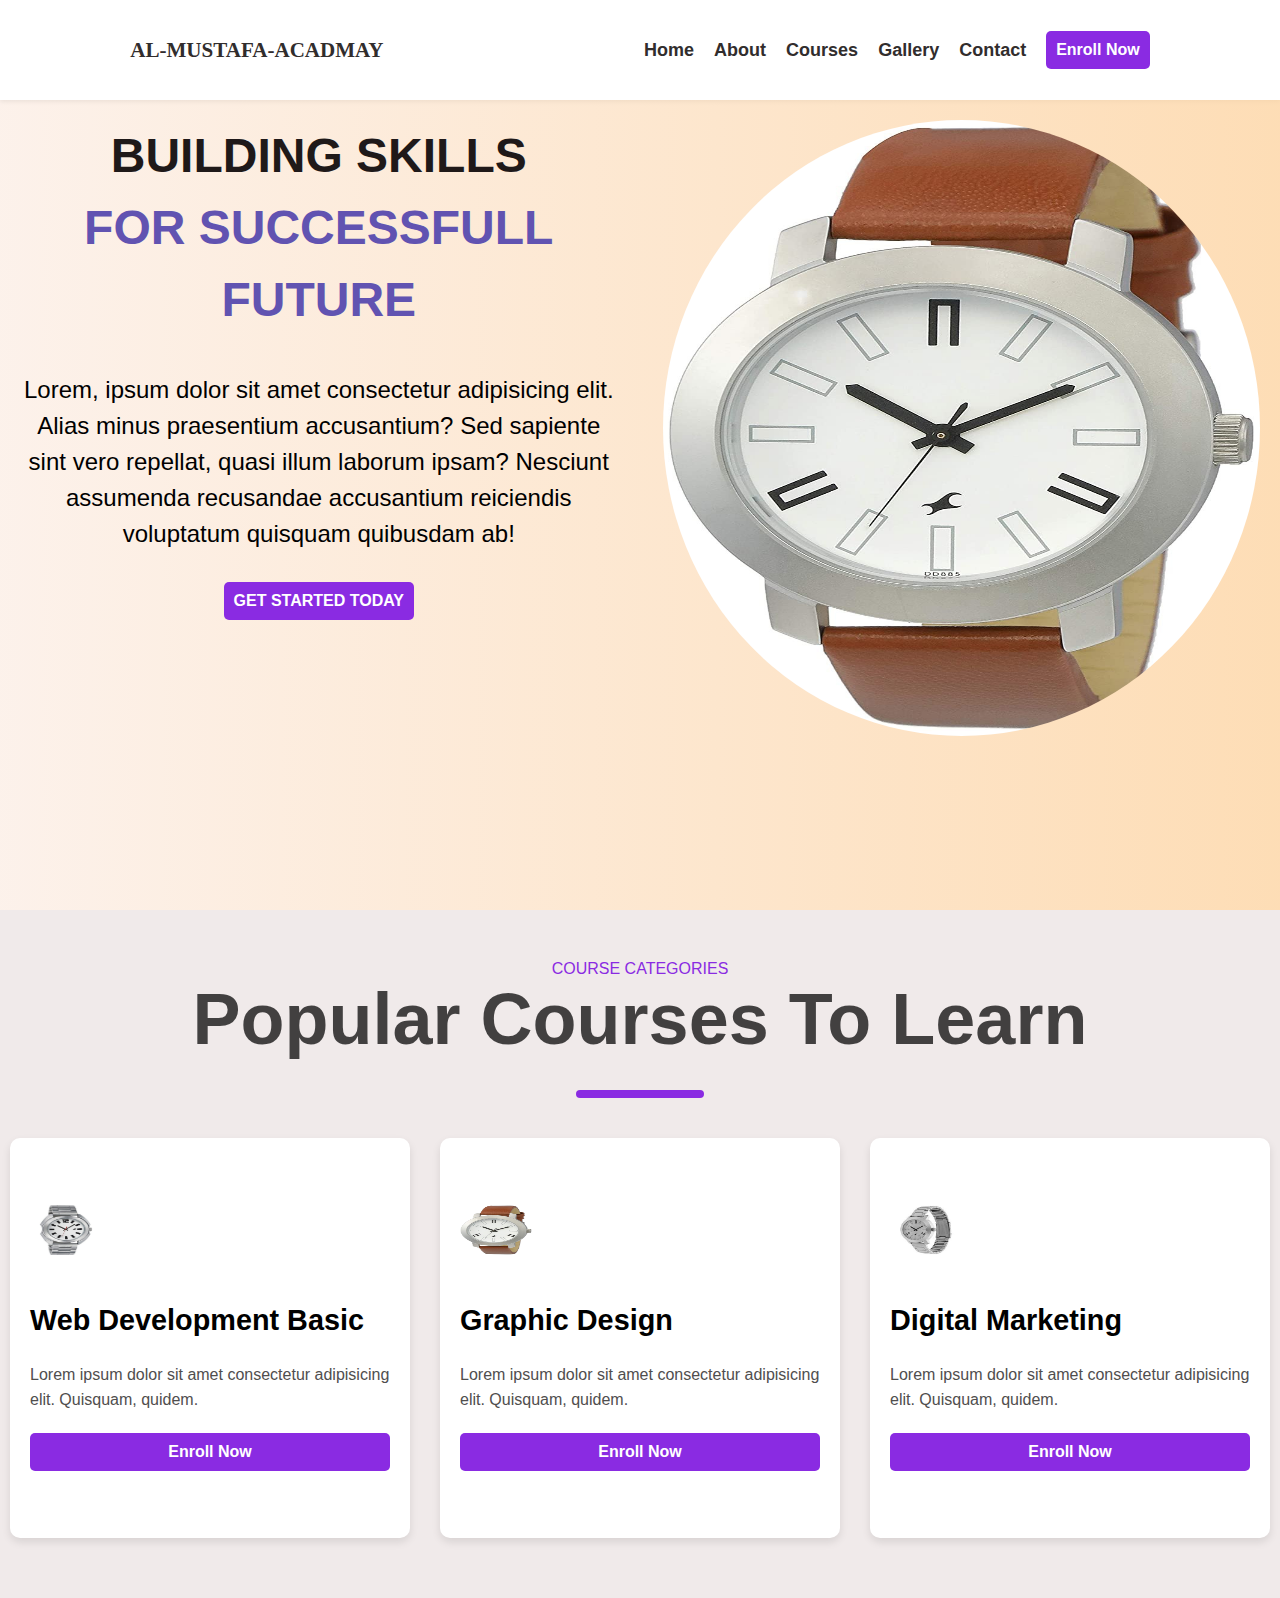
<file: assignment-01/index.html>
<!DOCTYPE html>
<html lang="en">
<head>
    <meta charset="UTF-8">
    <meta name="viewport" content="width=device-width, initial-scale=1.0">
    <link rel="stylesheet" href="style.css">
    <title>Document</title>
    
</head>
<body>
    <!-- Navbar  -->

    <div class="Navbar">
        <div><h3>AL-MUSTAFA-ACADMAY</h3></div>
        <div class="sub-nav">
            <P>Home</P>
            <P>About</P>
            <P>Courses</P>
            <P>Gallery</P>
            <P>Contact</P>
            <button>Enroll Now</button>

        </div>
    </div>

    <!-- Landing Page -->

    <div class="landing">
        <div class="left">
            <h1 id="l1">BUILDING SKILLS</h1>
            <h1 id="l2">FOR SUCCESSFULL FUTURE</h1>
            <br>
            <p>Lorem, ipsum dolor sit amet consectetur adipisicing elit. Alias minus praesentium accusantium? Sed sapiente sint vero repellat, quasi illum laborum ipsam? Nesciunt assumenda recusandae accusantium reiciendis voluptatum quisquam quibusdam ab!</p>
            <button>GET STARTED TODAY</button>
        </div>
        <div class="right">
            <img src="images/image6.jpeg" alt="">
        </div>
    </div>

    <!-- Course Section -->
     <div class="course">
        <p>COURSE CATEGORIES</p>
        <h3>Popular Courses To Learn</h3>
        <div class="empty"></div>
        <div class="cards">
            <div class="card">
                <img width="50px" src="images/image4.jpeg" alt="">
                <h4>Web Development Basic </h4>
                <p>Lorem ipsum dolor sit amet consectetur adipisicing elit. Quisquam, quidem.</p>
                <button>Enroll Now</button>
            </div>
            <div class="card">
                <img width="50px" src="images/image6.jpeg" alt="">
                <h4>Graphic Design</h4>
                <p>Lorem ipsum dolor sit amet consectetur adipisicing elit. Quisquam, quidem.</p>
                <button>Enroll Now</button>
            </div>
            <div class="card">
                <img width="50px" src="images/image7.jpeg" alt="">
                <h4>Digital Marketing</h4>
                <p>Lorem ipsum dolor sit amet consectetur adipisicing elit. Quisquam, quidem.</p>
                <button>Enroll Now</button>
            </div>
        </div>

     </div>
    
</body>
</html>
</file>
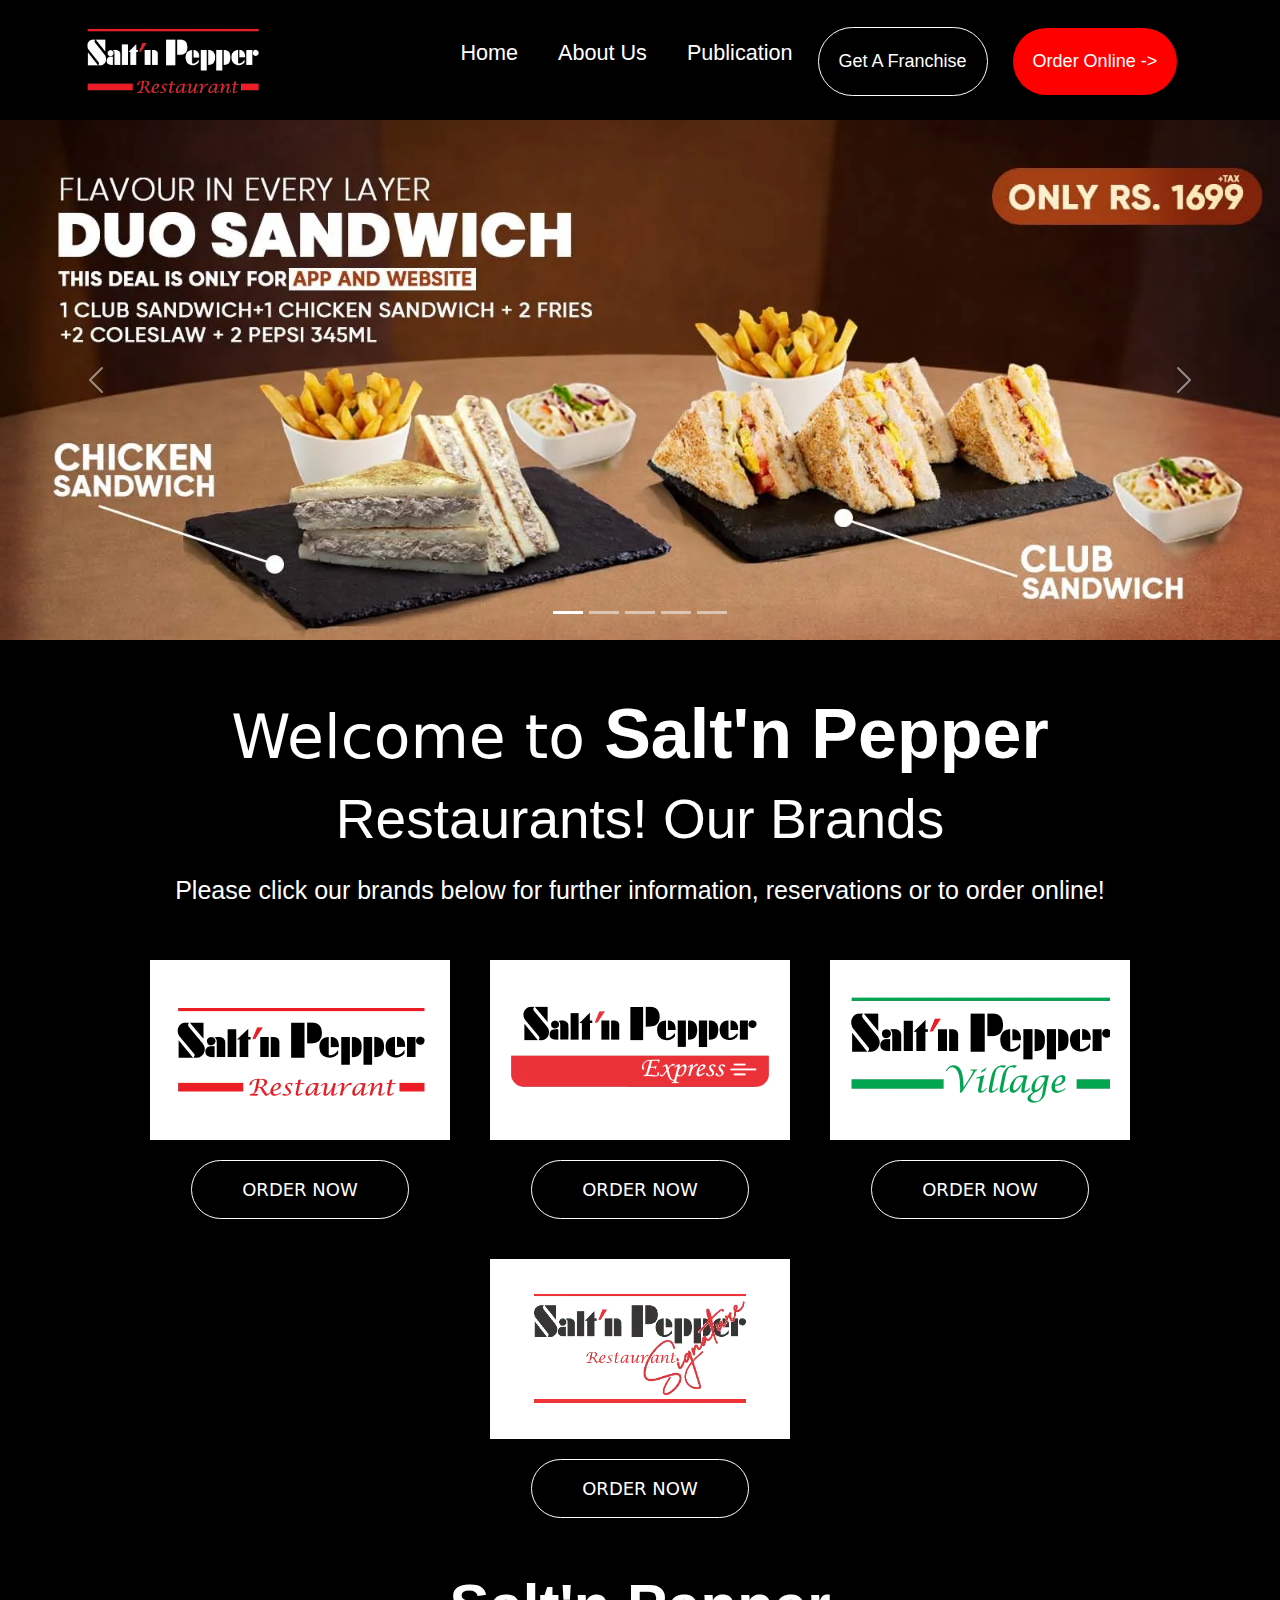
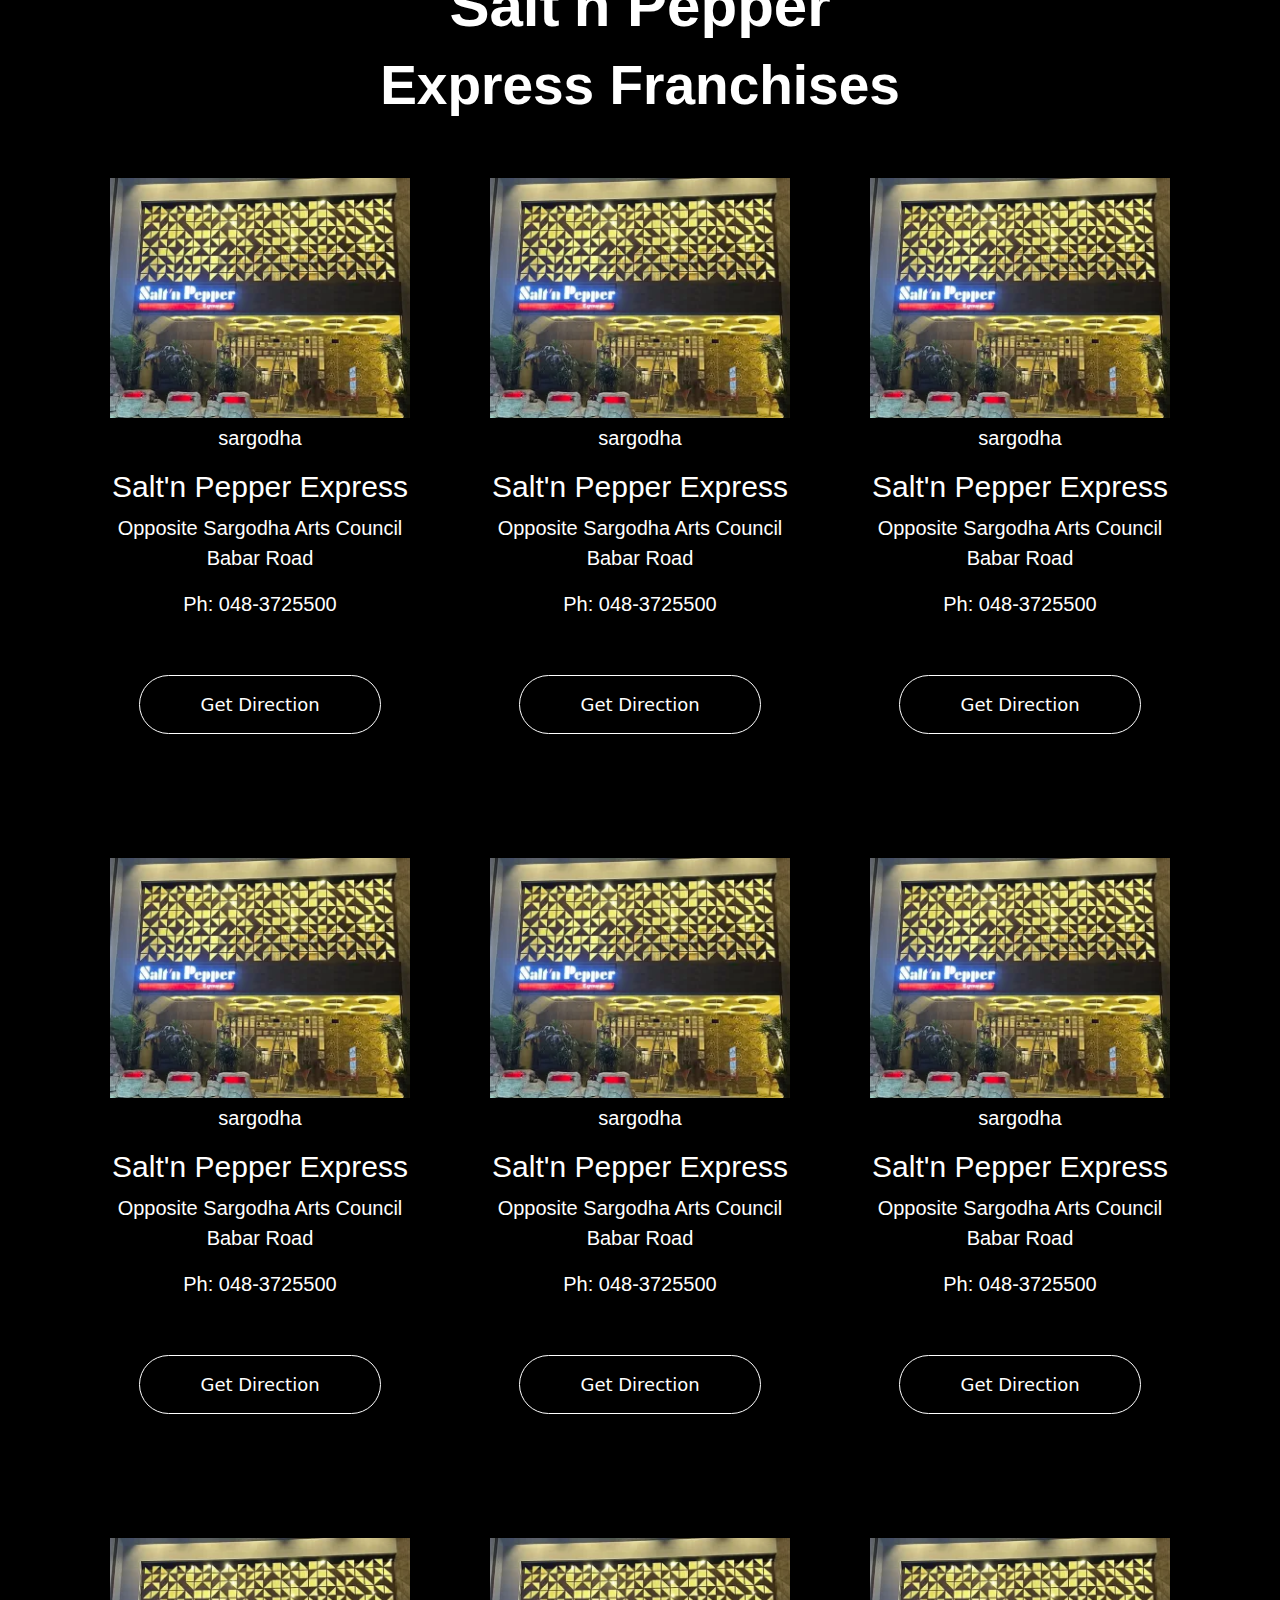
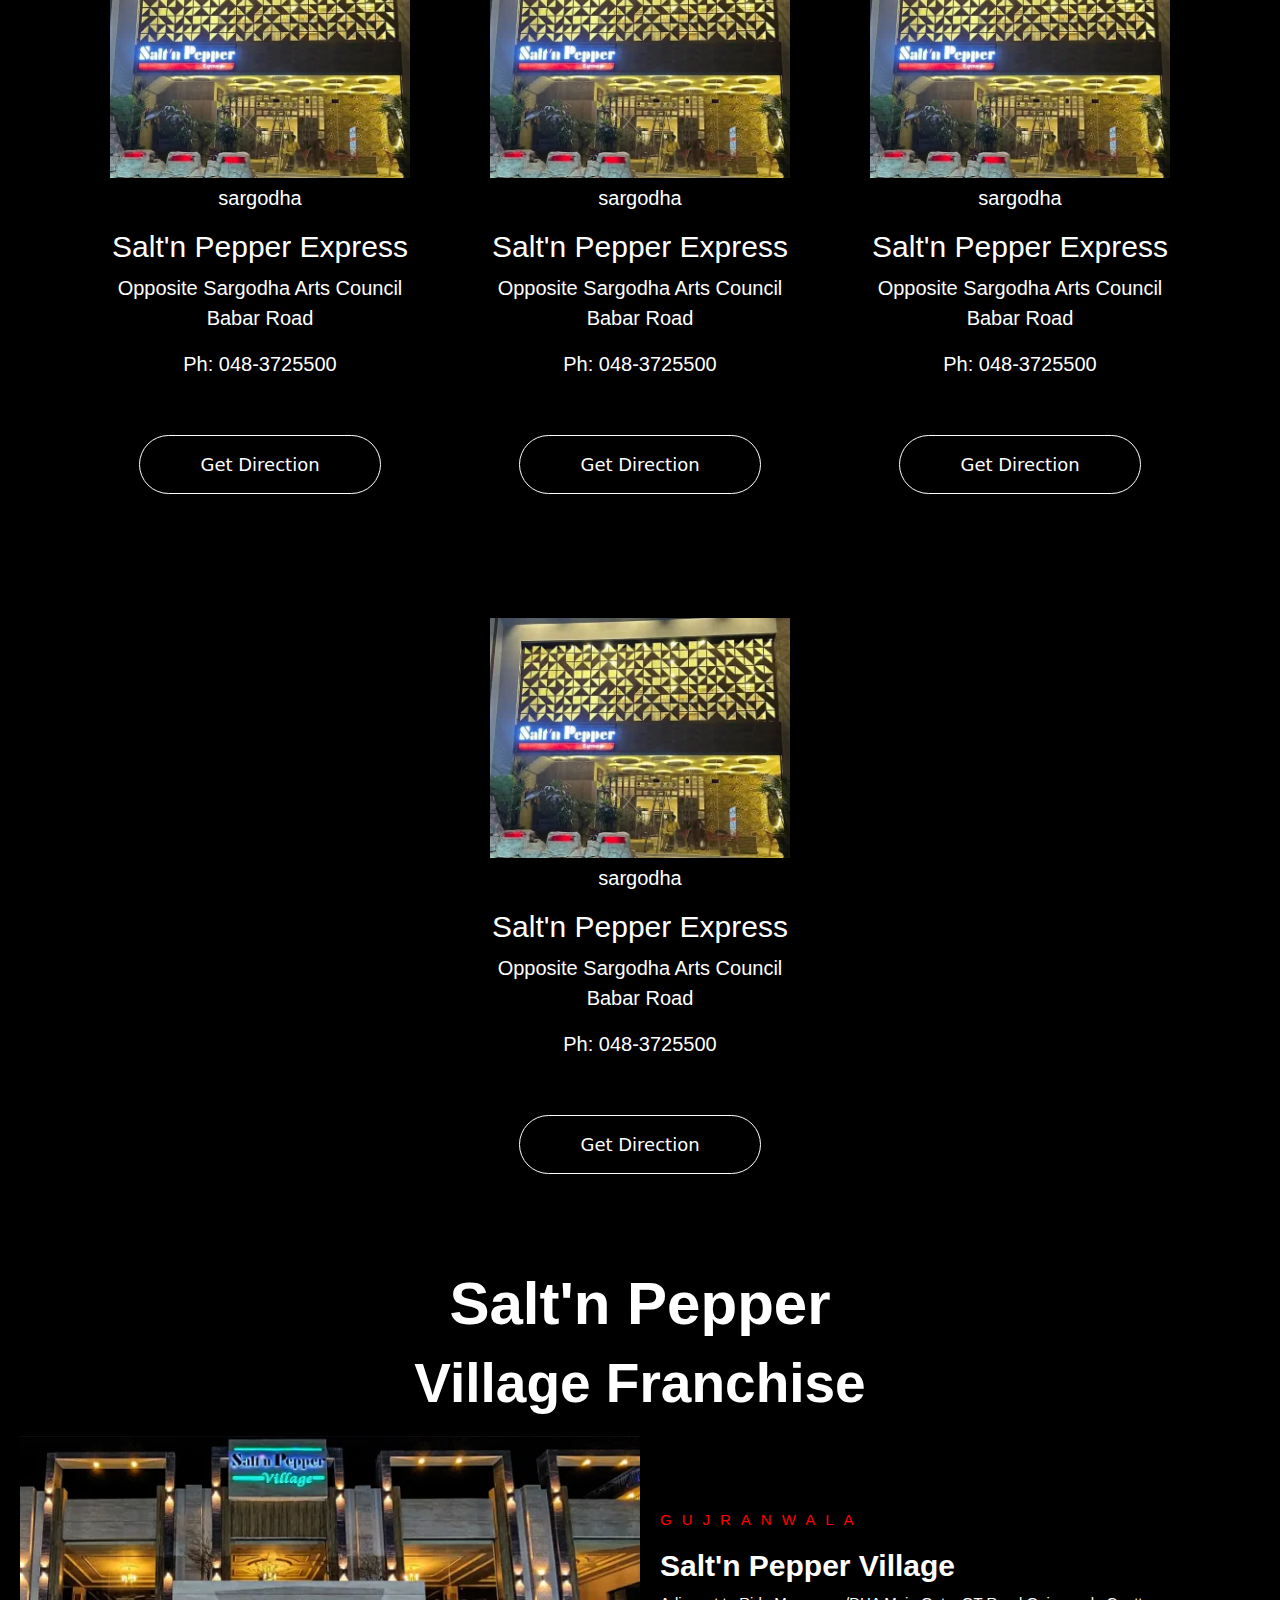
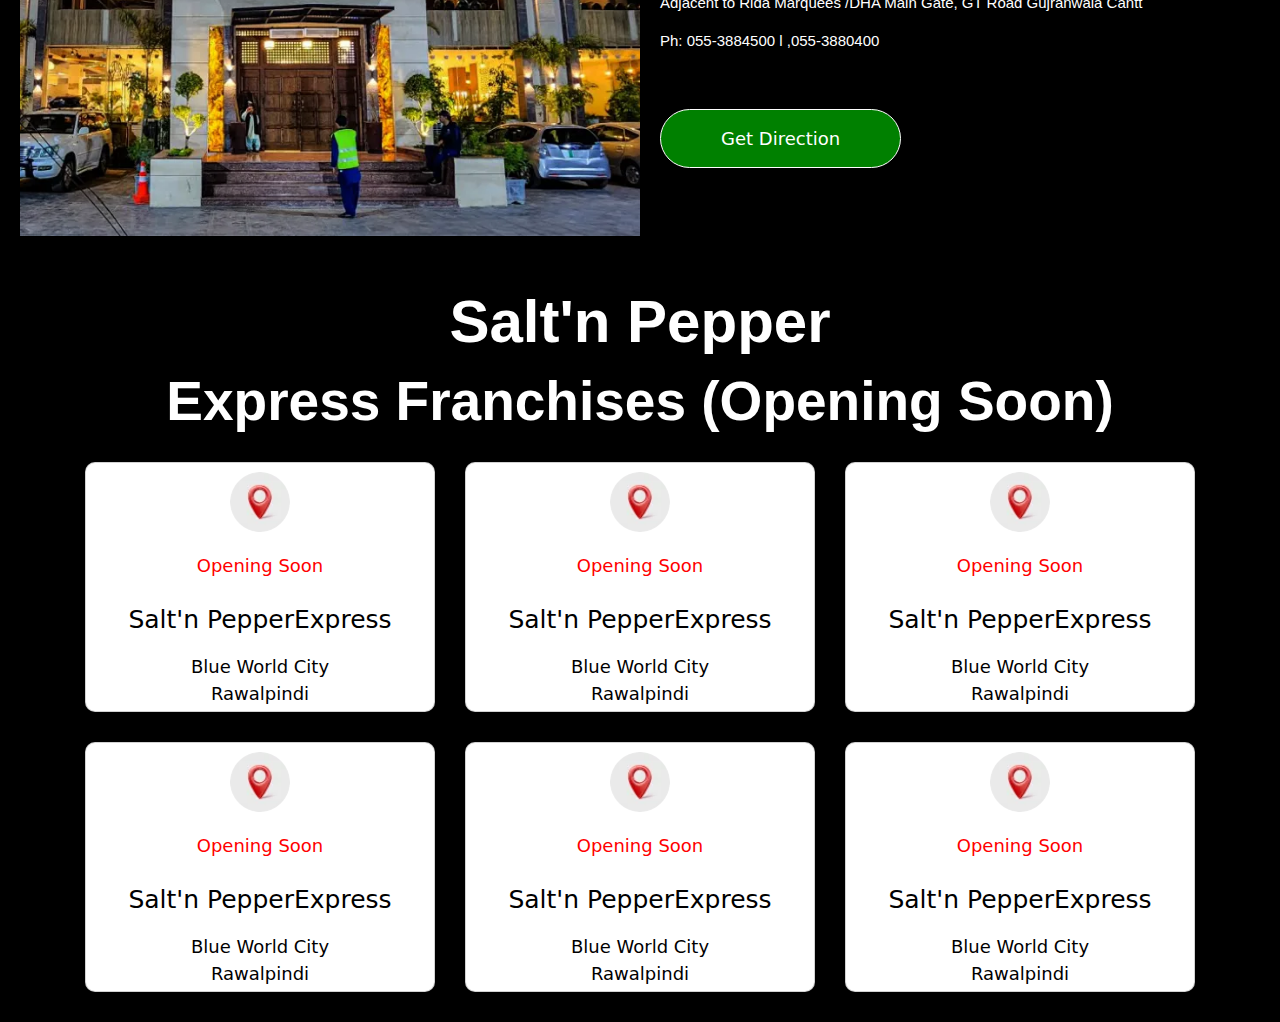
<file: assignment-class-project/index.html>
<!DOCTYPE html>
<html lang="en">
<head>
    <meta charset="UTF-8">
    <meta name="viewport" content="width=device-width, initial-scale=1.0">
<link rel="stylesheet" href="https://cdn.jsdelivr.net/npm/bootstrap@5.3.8/dist/css/bootstrap.min.css">
    <link rel="stylesheet" href="style.css">
    <title>Document</title>
</head>
<body>
    <!-- NAvbar  -->
     <Nav class="nav">
        <div class="logo">
            <img src="./images/nav.webp" alt="">
        </div>
        <div class="sub-nav">
            <ul class="sub-nav1">
                <li><a href="#">Home</a></li>
                <li><a href="#">About Us</a></li>
                <li><a href="#">Publication</a></li>
            </ul>
            <button id="btn1">Get A Franchise </button>
            <button id="btn2">Order Online -> </button>
        </div>
     </Nav>
        <!-- NAvbar End -->

        <!-- Caurosal  -->
         
        <div id="carouselExampleIndicators" class="carousel slide">
  <div class="carousel-indicators">
    <button type="button" data-bs-target="#carouselExampleIndicators" data-bs-slide-to="0" class="active" aria-current="true" aria-label="Slide 1"></button>
    <button type="button" data-bs-target="#carouselExampleIndicators" data-bs-slide-to="1" aria-label="Slide 2"></button>
    <button type="button" data-bs-target="#carouselExampleIndicators" data-bs-slide-to="2" aria-label="Slide 3"></button>
     <button type="button" data-bs-target="#carouselExampleIndicators" data-bs-slide-to="3" aria-label="Slide 4"></button>
     <button type="button" data-bs-target="#carouselExampleIndicators" data-bs-slide-to="4" aria-label="Slide 4"></button>

  </div>
  <div class="carousel-inner">
    <div class="carousel-item active">
      <img src="./images/cauro1.jpg" class="d-block w-100" alt="...">
    </div>
    <div class="carousel-item">
      <img src="./images/cauro2.jpg" class="d-block w-100" alt="...">
    </div>
    <div class="carousel-item">
      <img src="./images/cauro3.jpg" class="d-block w-100" alt="...">
    </div>
    <div class="carousel-item">
      <img src="./images/cauro4.jpg" class="d-block w-100" alt="...">
    </div>
    <div class="carousel-item">
      <img src="./images/cauro5.jpg" class="d-block w-100" alt="...">
    </div>
    
  </div>
  <button class="carousel-control-prev" type="button" data-bs-target="#carouselExampleIndicators" data-bs-slide="prev">
    <span class="carousel-control-prev-icon" aria-hidden="true"></span>
    <span class="visually-hidden">Previous</span>
  </button>
  <button class="carousel-control-next" type="button" data-bs-target="#carouselExampleIndicators" data-bs-slide="next">
    <span class="carousel-control-next-icon" aria-hidden="true"></span>
    <span class="visually-hidden">Next</span>
  </button>
</div>

        <!-- Caurosal End  -->



<!--  Welcome Side  -->
  <div class="welcome">
        <h1>Welcome to <span class="h11">Salt'n Pepper</span></h1>
        <h2>Restaurants! Our Brands</h2>
        <p>Please click our brands below for further information, reservations or to order online!</p>
    <div class="w-cards">

        <div class="w-card">
            <div class="logo1 "><img src="./images/w1.jpg" alt=""></div>
            <button>ORDER NOW</button>  
        </div>
        <div class="w-card">
            <div class="logo1 "><img src="./images/w2.jpg" alt=""></div>
            <button>ORDER NOW</button>  
        </div>
        <div class="w-card">
            <div class="logo1 "><img src="./images/w3.jpg" alt=""></div>
            <button>ORDER NOW</button>  
        </div>
        <div class="w-card">
            <div class="logo1 "><img src="./images/w4.jpg" alt=""></div>
            <button>ORDER NOW</button>  
        </div>
    </div>
    </div>
  </div>
  <!-- welcome End  -->
   <!-- Franchises Start  -->

   <div class="franchises">
    <h1>Salt'n Pepper</h1>
    <h2>Express Franchises</h2>
    <div class="fran-cards">
      <div class="sub-fran">
      <div class="fran-logo"><img src="./images/f1.webp" alt=""></div>
      <p>sargodha</p>
      <h3><span>Salt'n </span>Pepper Express</h3>
      <p> Opposite Sargodha Arts Council Babar Road</p>
      <p>Ph: 048-3725500</p>
      <button>Get Direction </button>
    </div>
    <div class="sub-fran">
      <div class="fran-logo"><img src="./images/f1.webp" alt=""></div>
      <p>sargodha</p>
      <h3><span>Salt'n </span>Pepper Express</h3>
      <p> Opposite Sargodha Arts Council Babar Road</p>
      <p>Ph: 048-3725500</p>
      <button>Get Direction </button>
    </div>
    <div class="sub-fran">
      <div class="fran-logo"><img src="./images/f1.webp" alt=""></div>
      <p>sargodha</p>
      <h3><span>Salt'n </span>Pepper Express</h3>
      <p> Opposite Sargodha Arts Council Babar Road</p>
      <p>Ph: 048-3725500</p>
      <button>Get Direction </button>
    </div>
    <div class="sub-fran">
      <div class="fran-logo"><img src="./images/f1.webp" alt=""></div>
      <p>sargodha</p>
      <h3><span>Salt'n </span>Pepper Express</h3>
      <p> Opposite Sargodha Arts Council Babar Road</p>
      <p>Ph: 048-3725500</p>
      <button>Get Direction </button>
    </div>
    <div class="sub-fran">
      <div class="fran-logo"><img src="./images/f1.webp" alt=""></div>
      <p>sargodha</p>
      <h3><span>Salt'n </span>Pepper Express</h3>
      <p> Opposite Sargodha Arts Council Babar Road</p>
      <p>Ph: 048-3725500</p>
      <button>Get Direction </button>
    </div>
    <div class="sub-fran">
      <div class="fran-logo"><img src="./images/f1.webp" alt=""></div>
      <p>sargodha</p>
      <h3><span>Salt'n </span>Pepper Express</h3>
      <p> Opposite Sargodha Arts Council Babar Road</p>
      <p>Ph: 048-3725500</p>
      <button>Get Direction </button>
    </div>
    <div class="sub-fran">
      <div class="fran-logo"><img src="./images/f1.webp" alt=""></div>
      <p>sargodha</p>
      <h3><span>Salt'n </span>Pepper Express</h3>
      <p> Opposite Sargodha Arts Council Babar Road</p>
      <p>Ph: 048-3725500</p>
      <button>Get Direction </button>
    </div>
    <div class="sub-fran">
      <div class="fran-logo"><img src="./images/f1.webp" alt=""></div>
      <p>sargodha</p>
      <h3><span>Salt'n </span>Pepper Express</h3>
      <p> Opposite Sargodha Arts Council Babar Road</p>
      <p>Ph: 048-3725500</p>
      <button>Get Direction </button>
    </div>
    <div class="sub-fran">
      <div class="fran-logo"><img src="./images/f1.webp" alt=""></div>
      <p>sargodha</p>
      <h3><span>Salt'n </span>Pepper Express</h3>
      <p> Opposite Sargodha Arts Council Babar Road</p>
      <p>Ph: 048-3725500</p>
      <button>Get Direction </button>
    </div>
    <div class="sub-fran">
      <div class="fran-logo"><img src="./images/f1.webp" alt=""></div>
      <p>sargodha</p>
      <h3><span>Salt'n </span>Pepper Express</h3>
      <p> Opposite Sargodha Arts Council Babar Road</p>
      <p>Ph: 048-3725500</p>
      <button>Get Direction </button>
    </div>

    </div>
   </div>

   <!-- Village paper  -->
    <div class="village">
      <h1>Salt'n Pepper</h1>
      <h2>Village Franchise</h2>
      <div class="sub-vil">
        <div class="vil-img"><img src="./images/vil.jpg" alt=""></div>
        <div class="vil-card">
          <p id="gu">GUJRANWALA</p>
          <h3>Salt'n Pepper Village</h3>
          <p>Adjacent to Rida Marquees /DHA Main Gate, GT Road Gujranwala Cantt</p>
          <p>Ph: 055-3884500 l ,055-3880400</p>
          <button>Get Direction</button>
          </div>

      </div>

    </div>
    <!-- ******************************** Opening Soon ************************************* -->

    <div class="opening">
      <h1>Salt'n Pepper</h1>
      <h2>Express Franchises (Opening Soon)</h2>
      <div class="open-cards">

        <div class="card">
          <img src="./images/icon.jpg" alt="">
          <p id="red"> Opening Soon </p>
          <h3>Salt'n PepperExpress</h3>
          <p>Blue World City <br> Rawalpindi</p>

        </div>
         <div class="card">
          <img src="./images/icon.jpg" alt="">
          <p id="red"> Opening Soon </p>
          <h3>Salt'n PepperExpress</h3>
          <p>Blue World City <br> Rawalpindi</p>

        </div>
         <div class="card">
          <img src="./images/icon.jpg" alt="">
          <p id="red"> Opening Soon </p>
          <h3>Salt'n PepperExpress</h3>
          <p>Blue World City <br> Rawalpindi</p>

        </div>
         <div class="card">
          <img src="./images/icon.jpg" alt="">
          <p id="red"> Opening Soon </p>
          <h3>Salt'n PepperExpress</h3>
          <p>Blue World City <br> Rawalpindi</p>

        </div>
         <div class="card">
          <img src="./images/icon.jpg" alt="">
          <p id="red"> Opening Soon </p>
          <h3>Salt'n PepperExpress</h3>
          <p>Blue World City <br> Rawalpindi</p>

        </div>
         <div class="card">
          <img src="./images/icon.jpg" alt="">
          <p id="red"> Opening Soon </p>
          <h3>Salt'n PepperExpress</h3>
          <p>Blue World City <br> Rawalpindi</p>

        </div>
        

      </div>

    </div>
    <script src="https://cdn.jsdelivr.net/npm/bootstrap@5.3.8/dist/js/bootstrap.bundle.min.js"></script>
</body>
</html>
</file>
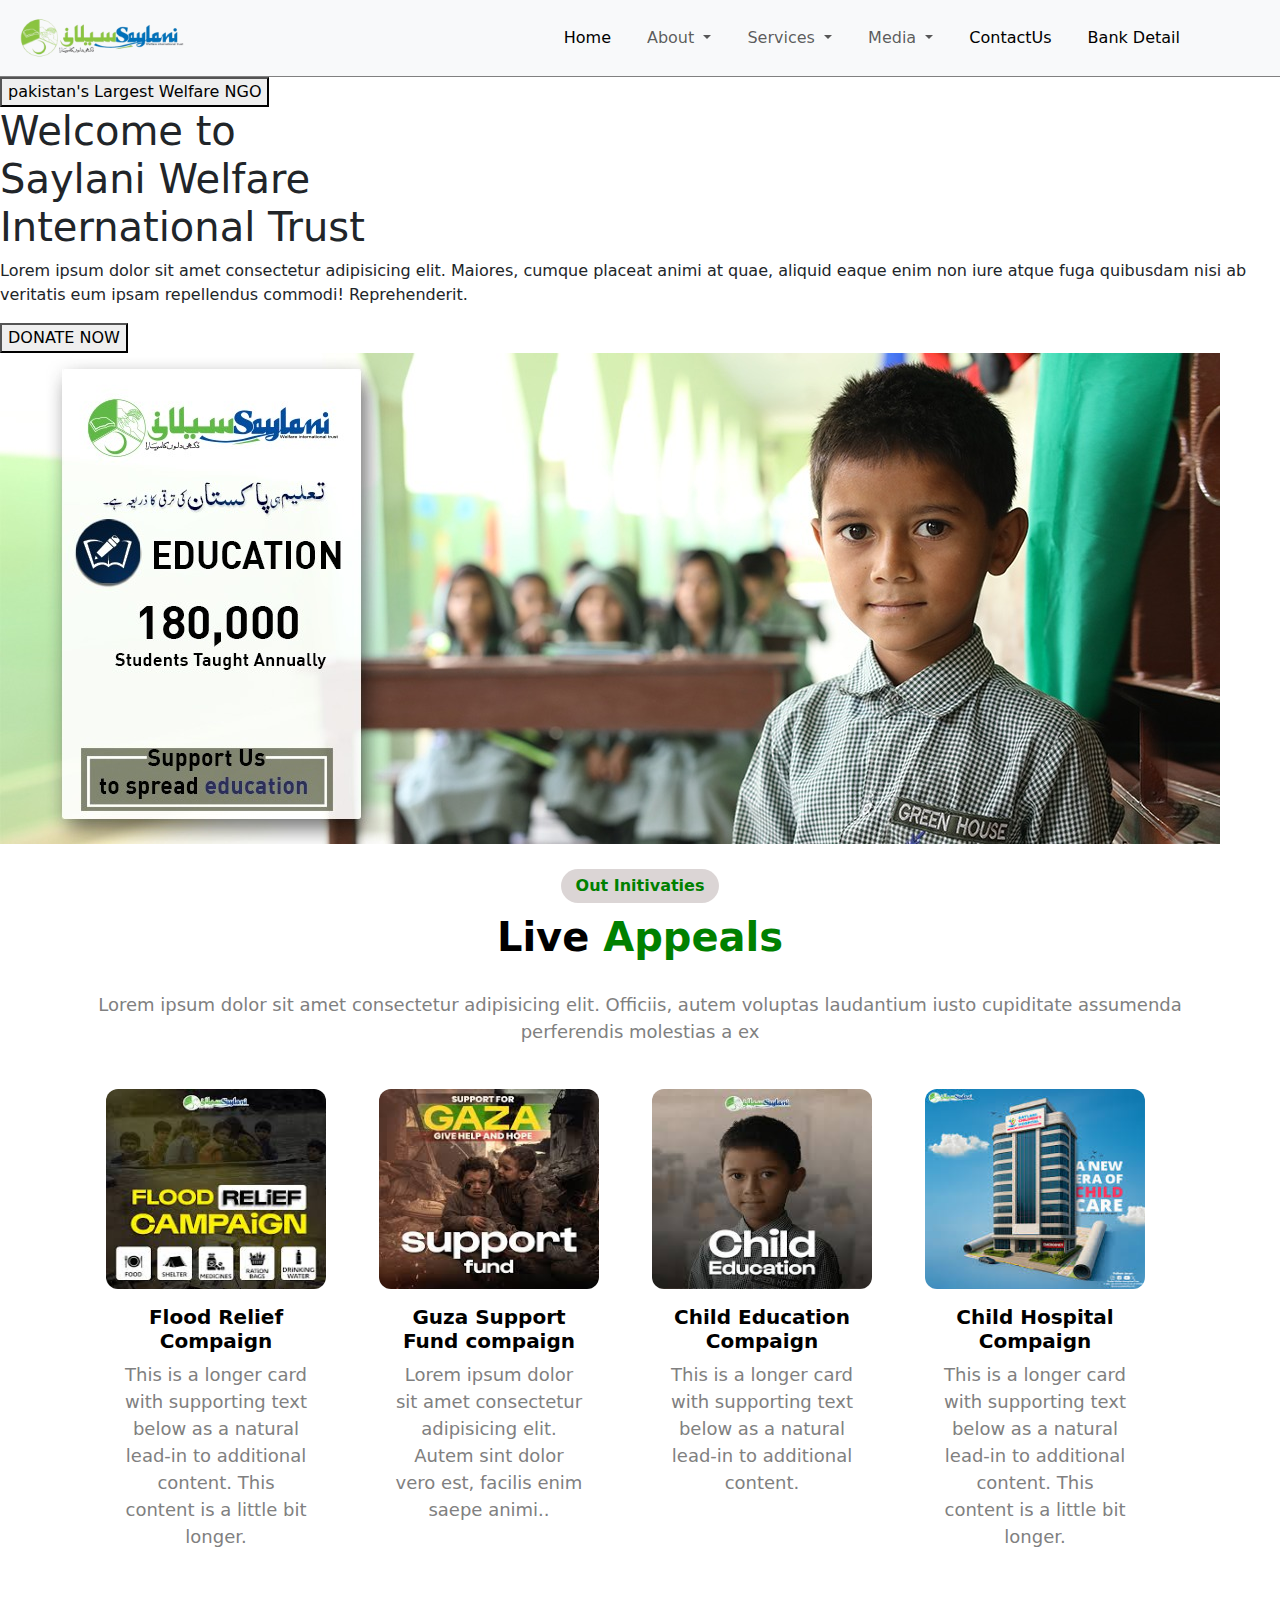
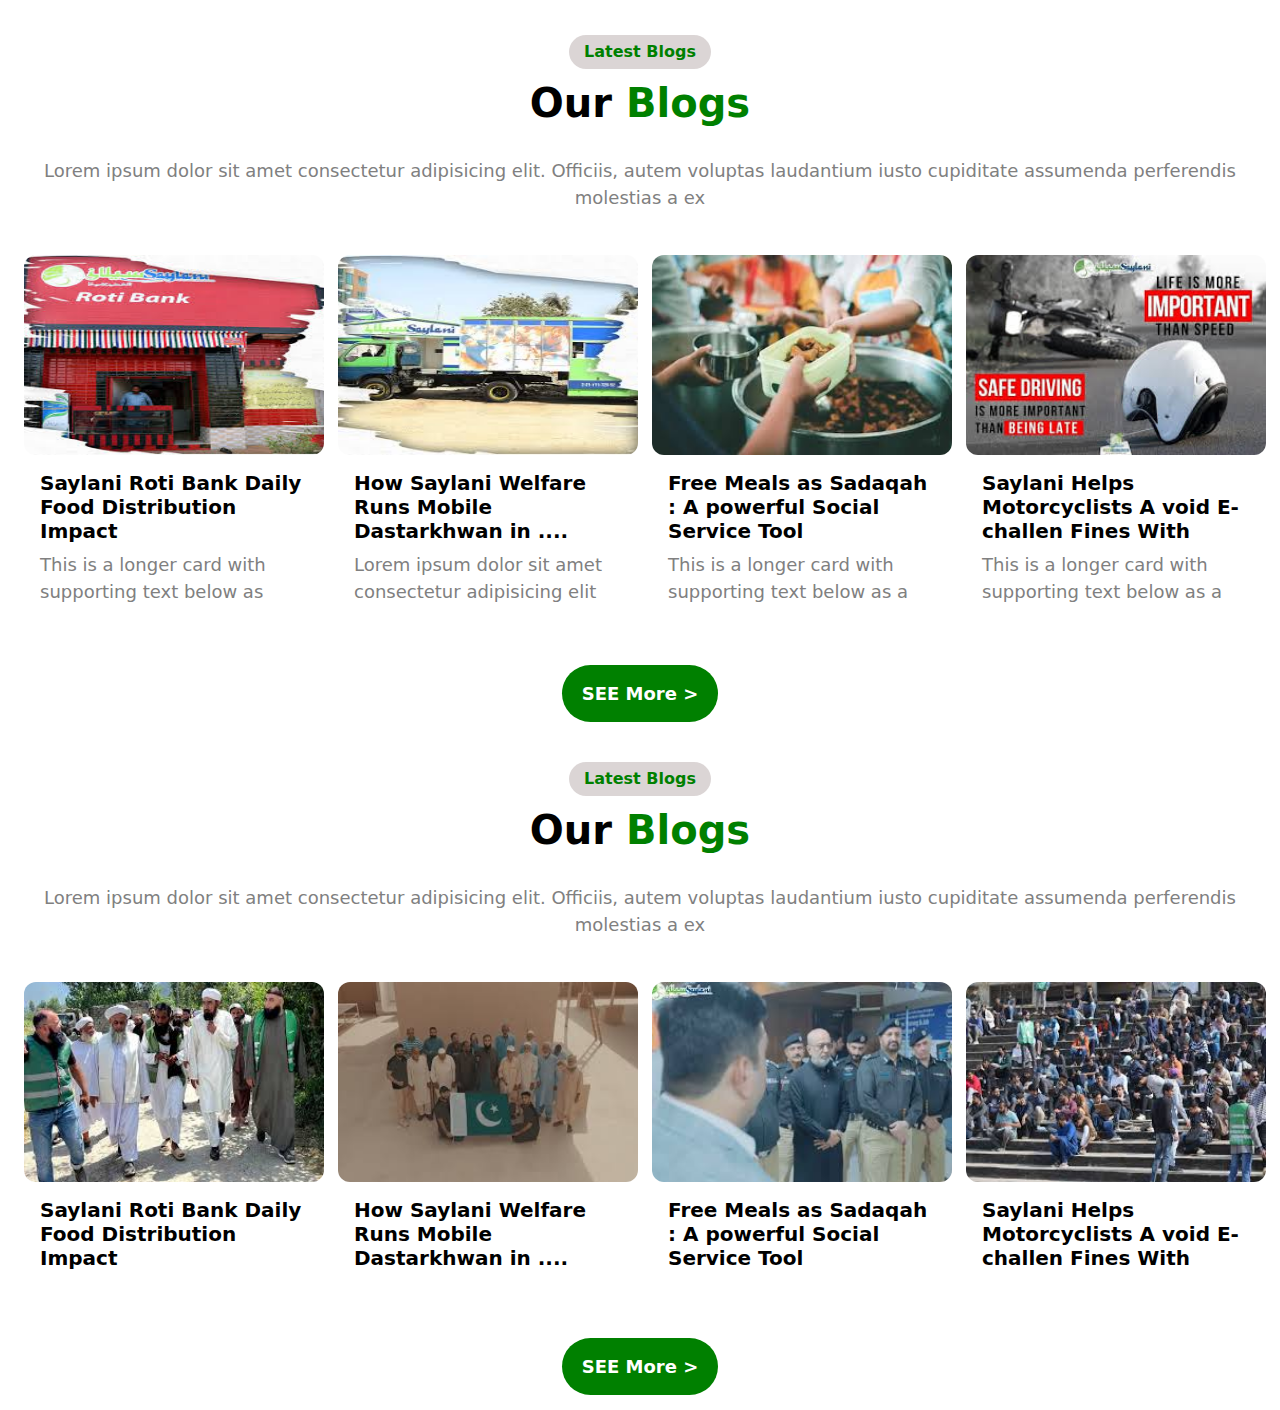
<file: assignment-class-project02/index.html>
<!DOCTYPE html>
<html lang="en">
<head>
    <meta charset="UTF-8">
    <meta name="viewport" content="width=device-width, initial-scale=1.0">
     <link rel="stylesheet" href="style.css">

    <link rel="stylesheet" href="https://cdn.jsdelivr.net/npm/bootstrap@5.3.8/dist/css/bootstrap.min.css">
    <title>Document</title>
</head>
<body >

    <!--  NAVBAR START  -->


 <nav class="  navbar  navbar-expand-lg  bg-body-tertiary">
  <div class="container-fluid "> 
    <a class="navbar-brand" href="#"><img src="./images/logo.png" alt=""></a>
    <button class="navbar-toggler" type="button" data-bs-toggle="collapse" data-bs-target="#navbarSupportedContent" aria-controls="navbarSupportedContent" aria-expanded="false" aria-label="Toggle navigation">
      <span class="navbar-toggler-icon"></span>
    </button>
    <div class="collapse navbar-collapse" id="navbarSupportedContent">
      <ul class="navbar-nav ms-auto  mb-2 mb-lg-0">
        <li class="nav-item">
          <a class="nav-link active" aria-current="page" href="#">Home</a>
        </li>
       
        <li class="nav-item dropdown">
          <a class="nav-link dropdown-toggle" href="#" role="button" data-bs-toggle="dropdown" aria-expanded="false">
            About
          </a>
          <ul class="dropdown-menu">
            <li><a class="dropdown-item" href="#">Action</a></li>
            <li><a class="dropdown-item" href="#">Another action</a></li>
            <li><hr class="dropdown-divider"></li>
            <li><a class="dropdown-item" href="#">Something else here</a></li>
          </ul>
        </li>

        <li class="nav-item dropdown">
          <a class="nav-link dropdown-toggle" href="#" role="button" data-bs-toggle="dropdown" aria-expanded="false">
            Services
          </a>
          <ul class="dropdown-menu">
            <li><a class="dropdown-item" href="#">Action</a></li>
            <li><a class="dropdown-item" href="#">Another action</a></li>
            <li><hr class="dropdown-divider"></li>
            <li><a class="dropdown-item" href="#">Something else here</a></li>
          </ul>
        </li>

        <li class="nav-item dropdown">
          <a class="nav-link dropdown-toggle" href="#" role="button" data-bs-toggle="dropdown" aria-expanded="false">
            Media
          </a>
          <ul class="dropdown-menu">
            <li><a class="dropdown-item" href="#">Action</a></li>
            <li><a class="dropdown-item" href="#">Another action</a></li>
            <li><hr class="dropdown-divider"></li>
            <li><a class="dropdown-item" href="#">Something else here</a></li>
          </ul>
        </li>

         <li class="nav-item">
          <a class="nav-link active" aria-current="page" href="#">ContactUs </a>
        </li>

         <li class="nav-item">
          <a class="nav-link active" aria-current="page" href="#">Bank Detail</a>
        </li>
        
      </ul>
    </div>
  </div>
</nav>

<!--  NAVBAR END  -->

<!--  Home page  -->

<div class="home">
  <div class="cont">
    <button class="h-btn">pakistan's Largest Welfare NGO </button>
    <h1>Welcome to <br><span> Saylani Welfare </span><br> International Trust 
    </h1>
    <p>
      Lorem ipsum dolor sit amet consectetur adipisicing elit. Maiores, cumque placeat animi at quae, aliquid eaque enim non iure atque fuga quibusdam nisi ab veritatis eum ipsam repellendus commodi! Reprehenderit.
    </p>
      <button class="h-btn">DONATE NOW</button>
  </div>
  <div class="img">
    <img src="./images/h-1.png" alt="">
  </div>
</div>

<!-- Card 1st start  -->

 <div class="container cards">
    <button class="btn1">Out Initivaties </button>
  <h1>Live <span>Appeals </span></h1>
  <p>Lorem ipsum dolor sit amet consectetur adipisicing elit. Officiis, autem voluptas laudantium iusto cupiditate assumenda perferendis molestias a ex</p>
  
  <div class="row row-cols-1 justify-content-center   row-cols-sm-2 p-4 row-cols-md-3  row-cols-lg-4 p-4 g-4  ">
  <div class="col  ">
    <div class="card h-100  border-0 custom-card">
      <img src="./images/flood.jpeg" class="card-img-top " alt="...">
      <div class="card-body">
        <h5 class="card-title  ">Flood Relief Compaign</h5>
        <p class="card-text">This is a longer card with supporting text below as a natural lead-in to additional content. This content is a little bit longer.</p>
      </div>
    </div>
  </div>
  <div class="col ">
    <div class="card h-100  border-0 custom-card">
      <img src="./images/gaza.jpeg" class="card-img-top" alt="...">
      <div class="card-body">
        <h5 class="card-title">Guza Support Fund compaign </h5>
        <p class="card-text">Lorem ipsum dolor sit amet consectetur adipisicing elit. Autem sint dolor vero est, facilis enim saepe animi..</p>
      </div>
    </div>
  </div>
  <div class="col ">
    <div class="card h-100  border-0 custom-card">
      <img src="./images/child.jpeg" class="card-img-top" alt="...">
      <div class="card-body">
        <h5 class="card-title">Child Education Compaign</h5>
        <p class="card-text">This is a longer card with supporting text below as a natural lead-in to additional content.</p>
      </div>
    </div>
  </div>
  <div class="col ">
    <div class="card h-100  border-0 custom-card">
      <img src="./images/hospital.jpeg" class="card-img-top" alt="...">
      <div class="card-body">
        <h5 class="card-title">Child Hospital Compaign</h5>
        <p class="card-text">This is a longer card with supporting text below as a natural lead-in to additional content. This content is a little bit longer.</p>
      </div>
    </div>
  </div>
</div>

 </div>
<!-- Cards 1s End  -->

<!-- ********************** Our Blogs *************************************** -->
<div class=" cards">
    <button class="btn1">Latest Blogs </button>
  <h1>Our <span>Blogs </span></h1>
  <p>Lorem ipsum dolor sit amet consectetur adipisicing elit. Officiis, autem voluptas laudantium iusto cupiditate assumenda perferendis molestias a ex</p>
  
  <div class="row row-cols-1 justify-content-center   row-cols-sm-2 p-4 row-cols-md-3  row-cols-lg-4 p-4 g-4  ">
  <div class="col  ">
    <div class="card h-100  border-0 custom-card1">
      <img src="./images/Rooti.jpeg" class="card-img-top " alt="...">
      <div class="card-body">
        <h5 class="card-title  ">Saylani Roti Bank Daily Food Distribution Impact </h5>
        <p class="card-text">This is a longer card with supporting text below as </p>
      </div>
    </div>
  </div>
  <div class="col ">
    <div class="card h-100  border-0 custom-card1">
      <img src="./images/mobile.jpeg" class="card-img-top" alt="...">
      <div class="card-body">
        <h5 class="card-title">How Saylani Welfare Runs Mobile Dastarkhwan in .... </h5>
        <p class="card-text">Lorem ipsum dolor sit amet consectetur adipisicing elit</p>
      </div>
    </div>
  </div>
  <div class="col ">
    <div class="card h-100  border-0 custom-card1">
      <img src="./images/sadqah.jpeg" class="card-img-top" alt="...">
      <div class="card-body">
        <h5 class="card-title">Free Meals as Sadaqah : A powerful Social Service Tool</h5>
        <p class="card-text">This is a longer card with supporting text below as a </p>
      </div>
    </div>
  </div>
  <div class="col ">
    <div class="card h-100  border-0 custom-card1">
      <img src="./images/driving.jpeg" class="card-img-top" alt="...">
      <div class="card-body">
        <h5 class="card-title">Saylani Helps Motorcyclists A void E-challen Fines With </h5>
        <p class="card-text">This is a longer card with supporting text below as a </p>
      </div>
    </div>
  </div>
</div>
      <button class="btn2">SEE More ></button>


<!-- **********************Our Blogs End ***************************************** -->
<!-- ********************** Latest News ****************************************** -->
 <div class=" cards">
    <button class="btn1">Latest Blogs </button>
  <h1>Our <span>Blogs </span></h1>
  <p>Lorem ipsum dolor sit amet consectetur adipisicing elit. Officiis, autem voluptas laudantium iusto cupiditate assumenda perferendis molestias a ex</p>
  
  <div class="row row-cols-1 justify-content-center   row-cols-sm-2 p-4 row-cols-md-3  row-cols-lg-4 p-4 g-4  ">
  <div class="col  ">
    <div class="card h-100  border-0 custom-card1">
      <img src="./images/b1.jpeg" class="card-img-top " alt="...">
      <div class="card-body">
        <h5 class="card-title ">Saylani Roti Bank Daily Food Distribution Impact </h5>
      </div>
    </div>
  </div>
  <div class="col ">
    <div class="card h-100  border-0 custom-card1">
      <img src="./images/b2.jpeg" class="card-img-top" alt="...">
      <div class="card-body">
        <h5 class="card-title">How Saylani Welfare Runs Mobile Dastarkhwan in .... </h5>
      </div>
    </div>
  </div>
  <div class="col ">
    <div class="card h-100  border-0 custom-card1">
      <img src="./images/b3.jpeg" class="card-img-top" alt="...">
      <div class="card-body">
        <h5 class="card-title">Free Meals as Sadaqah : A powerful Social Service Tool</h5>
      </div>
    </div>
  </div>
  <div class="col ">
    <div class="card h-100  border-0 custom-card1">
      <img src="./images/b4.jpeg" class="card-img-top" alt="...">
      <div class="card-body">
        <h5 class="card-title">Saylani Helps Motorcyclists A void E-challen Fines With </h5>
      </div>
    </div>
  </div>
</div>
      <button class="btn2">SEE More ></button>


<!-- ********************** Latest End ******************************************* -->

    
    <script src="https://cdn.jsdelivr.net/npm/bootstrap@5.3.8/dist/js/bootstrap.bundle.min.js"></script>
</body>
</html>
</file>
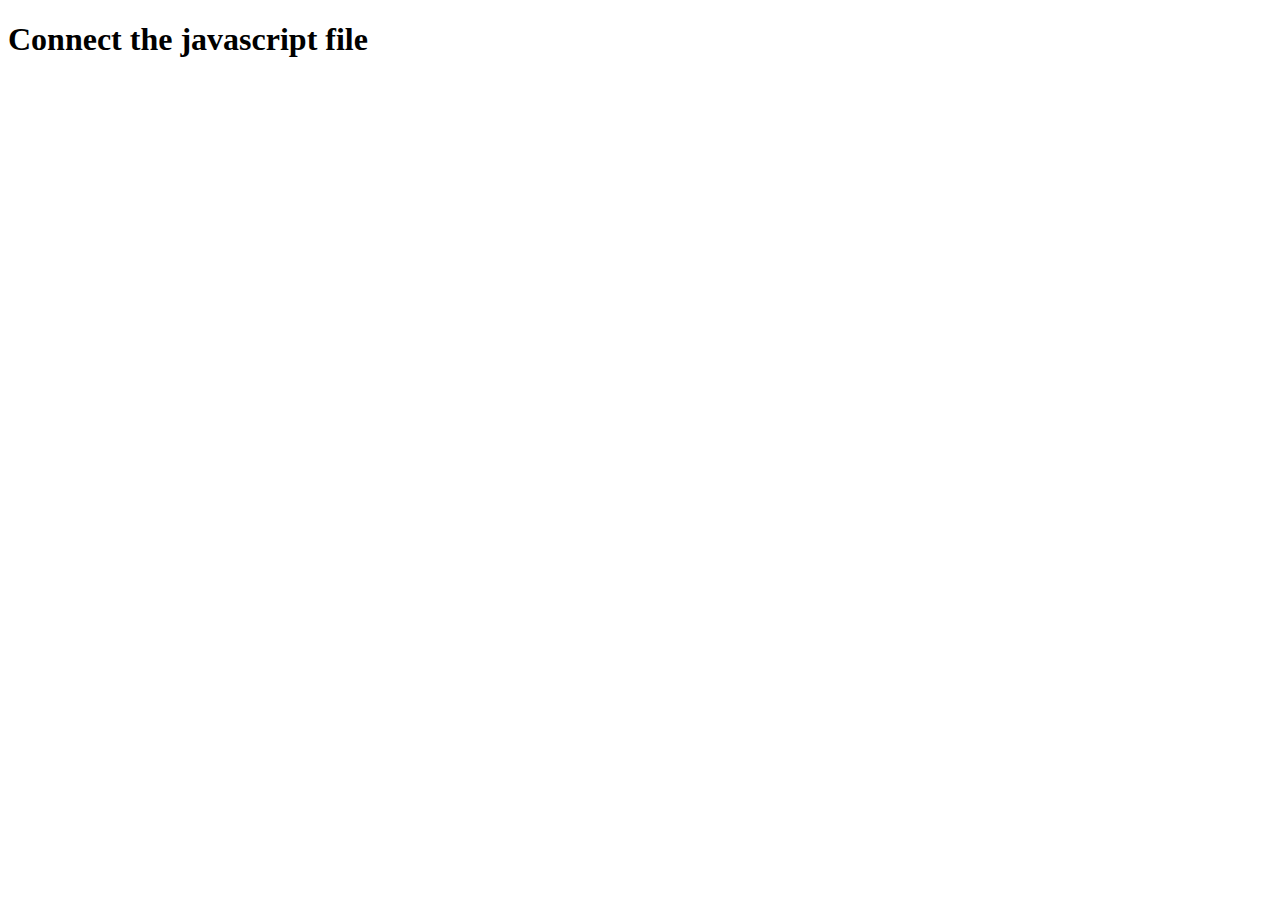
<file: javascript/index.html>
<!DOCTYPE html>
<html lang="en">
<head>
    <meta charset="UTF-8">
    <meta name="viewport" content="width=device-width, initial-scale=1.0">
    <title>Document</title>
</head>
<body>
    <h1>Connect the javascript file </h1>
    <script src="app.js"></script>
</body>
</html>
</file>
<file: assignment-01/style.css>
*{
    margin: 0;
    padding: 0;
    box-sizing: border-box;
}
.Navbar{
    overflow: hidden;
    display: flex;
    justify-content: space-around;
    align-items: center;
    height: 100px;
    font-size: large;
    font-weight: bold;
    color: rgb(49, 45, 45);
    background-color: white;
    box-shadow: 0 2px 4px rgba(0,0,0,0.1);
}
.sub-nav{
    display: flex;
    gap: 20px;
    font-family: Arial, Helvetica, sans-serif;
    align-items: center;
}
.sub-nav button{
   padding: 10px;
    border: none;
  background-color: blueviolet;
    cursor: pointer;
    font-size: medium;
    font-weight: bold;
    color: white;
    border-radius: 5px;
   }
/* *************************** Landing page *****************************  */
.landing{
    width: 100%;
    height: 90vh;
    display: flex;
    justify-content: center;
    gap: 20px;
    background-image: linear-gradient(to right, rgba(248, 219, 201, 0.377), rgba(253, 211, 160, 0.774));
    font-family: Arial, Helvetica, sans-serif;
    color: black;


}
.left{
    width: 40%;
    padding: 20px;
    font-size: x-large;
    line-height: 1.5;   
}
.left button{
    padding: 10px;
    border: none;
    background-color: blueviolet;
    cursor: pointer;
    font-size: medium;
    font-weight: bold;
    color: white;
    border-radius: 5px;
    margin-top: 30px;
}
#l1{
    color: rgb(31, 25, 25);
    font-weight: bolder;
}
#l2{
    color: rgb(97, 83, 177);
    font-weight: bolder;
}

.right{
    width: 40%;
    padding: 20px;
}
.right img{
    width: 100%;
    height: 80%;
    border-radius: 50%;
}
/* *********************************** courses section  ******************************* */
.course{
    padding-top: 50px;
    color: blueviolet;
    width: 100%;
    padding: 50px 0;
    background-color: rgb(240, 234, 234);
    font-family: Arial, Helvetica, sans-serif;
    text-align: center;
    display: flex;
    flex-direction: column;
    align-items: center;
}
.course h3{
    font-size: 4.5rem;
    margin-bottom: 20px;
    color: rgba(0, 0, 0, 0.726);
}
.cards{
    display: flex;
    justify-content: center;
    gap: 30px;
    flex-wrap: wrap;
    margin-top: 30px;
    padding: 10px;
}
.card{
    background-color: white;
    width: 400px;
    height: 400px;
    padding: 20px;
    box-shadow: 0 4px 8px rgba(0,0,0,0.1);
    border-radius: 10px;
    text-align: left;
    display: flex;
    flex-direction: column;
    justify-content: center;
    line-height: 1.8;
}
.card h4{
    padding-top: 40px;
    margin-bottom: 15px;
    color: black;
    font-size: 1.8rem;
}
.card p{
    line-height: 1.6;
    color: rgb(80, 78, 78);
}
.card button{
    margin-top: 20px;
    padding: 10px;
    border: none;
    background-color: blueviolet;
    cursor: pointer;
    font-size: medium;
    font-weight: bold;
    color: white;
    border-radius: 5px;
}
.empty{
    height: 8px;
    width: 10%;
    background-color: blueviolet;
    margin-top: 10px;
    border-radius: 5px;
    
}
.card img{
    width: 20%;
    height: 50px;
    border-radius: 10px;
}
/* NAvbar  */
@media screen and (max-width: 840px) {
    .Navbar{
        flex-direction: column;
        height: auto;
        padding: 20px 0;
    }
    .sub-nav{
        flex-direction: column;
        gap: 10px;
    }

    .landing{
        height: auto;
   flex-direction: column;
   align-items: center;
}
.left, .right{
    width: 80%;
    text-align: center;}
    .course h3{
    font-size: 1.5rem;
   
}
}

@media screen and (max-width: 1040px) {
.landing{
    height: auto;
   flex-direction: column;
   align-items: center;
}
.left, .right{
    width: 80%;
    text-align: center;
}
.right img{
    height: 40%;
}

.course h3{
    font-size: 3.5rem;
   
}

}
@media screen and (max-width: 1350px) {
.landing{
gap: 5px;
}
.left, .right{
    width: 90%;
    text-align: center;
}

}
</file>
<file: assignment-class-project/style.css>
*{
    margin: 0;
    padding: 0;
    box-sizing: border-box;
}
/*  ************************************* Navbar code *********************** */
nav{
    background-color: black;
    width: 100%;
    height: 120px;
    display: flex;
    justify-content: space-around;
    align-items: center;
    padding: 20px;
    color: white;
    font-size: large;
    font-family: 'Segoe UI', Tahoma, Geneva, Verdana, sans-serif;

}
.logo > img{
    width: 180px;
    height: auto;
}
.sub-nav{
    display: flex;
    gap: 25px;
    justify-content: center;
    align-items: center;
    /* background-color: aqua; */
}
.sub-nav1 li > a{
    text-decoration: none;
    color: white;
}
.sub-nav1{ 
    display: flex;
    gap: 40px;
    list-style: none;
    font-size: larger;
}
#btn1{
    padding:  20px;
    font-size: large;
    border-radius: 50px;
    border: 1px solid white;
    background-color: black;
    color: white;
}
#btn2{
    padding:  20px;
    font-size: large;
    border-radius: 50px;
    border: none;
    background-color: red;
    color: white;
}
/* ************************************** Navbar End  ********************************************* */
/* ************************************* Welcome start ******************************************** */
.welcome{
    width: 100%;
    height: 100vh;
    display: flex;
    justify-content: center;
    align-items: center;
    flex-direction: column;
    background-color: black;
    padding-top: 50px;
    color: white;
    text-align: center;
} 
.welcome h1{
    font-size: 60px;
    margin-bottom: 10px;
}
.h11{
    font-weight: bolder;
    font-family: 'Franklin Gothic Medium', 'Arial Narrow', Arial, sans-serif;
    font-size: 70px;
}
.welcome h2{
    font-size: 55px;
    margin-bottom: 20px;
    font-family: 'Segoe UI', Tahoma, Geneva, Verdana, sans-serif;
}
.welcome p{
    font-size: 25px;
    margin-bottom: 30px;
    font-family: 'Segoe UI', Tahoma, Geneva, Verdana, sans-serif;
}
.w-cards{
    display: flex;
    flex-wrap: wrap;
    justify-content: center;
    gap: 40px;
    padding: 20px;
}
.w-card{
    text-align: center;
}
.logo1{
    background-color: white;
    padding: 10px;
    height: 180px;
    width: 300px;
    display: flex;
    justify-content: center;
    align-items: center;
}
.w-card > button{
    padding: 15px 50px;
    font-size: large;
    border-radius: 50px;
    border: 1px solid white;
    background-color: black;
    color: white;
    margin-top: 20px;
}
/* ******************************* welcome End  ************************************************* */
.franchises{
    width: 100%;
    height: auto;
    background-color: black;
    text-align: center;
    color: white;
    padding-top: 30px;
}
.franchises h1{
    color: white;
    font-size: 60px;
    font-weight: bolder;
    font-family: 'Segoe UI', Tahoma, Geneva, Verdana, sans-serif;
}
.franchises h2{
    color: white;
    font-size: 55px;
    font-weight: bold;
    margin-top: 10px;
    font-family: 'Segoe UI', Tahoma, Geneva, Verdana, sans-serif;
}
.fran-cards{
    display: flex;
    justify-content: center;
    align-items: center;
    gap: 20px;
    margin-top: 30px;
    flex-wrap: wrap;
}
.sub-fran {
    width: 300px;
    height: 600px;
    background-color: black;
    border-radius: 10px;
    margin: 30px;

}
.fran-logo{
    width: 100%;
    height: 240px;
    object-fit: cover;
    overflow: hidden;
    background-color: white;
}
.fran-logo > img{
    width: 100%;
    height: 100%;
    object-fit: cover;
   
}
.sub-fran h3{
    font-size: 30px;
    margin-top: 5px;
    font-family: 'Segoe UI', Tahoma, Geneva, Verdana, sans-serif;
}
.sub-fran p{
    font-size: 20px;
    margin-top: 5px;
    font-family: 'Segoe UI', Tahoma, Geneva, Verdana, sans-serif;
}
.sub-fran button{
    padding: 15px 60px;
    font-size: large;
    border-radius: 50px;
    border: none;
    background-color: black;
    color: white;
    margin-top: 40px;
    border: 1px solid white;
}
/* *********************************************************Franchiees End ********************  */
/* ************************************************* Village Start ********************* */
.village{
    width: 100%;
    height: auto;
    background-color: black;
    text-align: center;
    color: white;
    padding-top: 30px;
    padding-bottom: 50px;
    padding: 20px;
}
.village h1{
    color: white;
    font-size: 60px;
    font-weight: bolder;
    font-family: 'Segoe UI', Tahoma, Geneva, Verdana, sans-serif;
}
.village h2{
    color: white;
    font-size: 55px;
    font-weight: bold;
    margin-top: 10px;
    font-family: 'Segoe UI', Tahoma, Geneva, Verdana, sans-serif;
}
.sub-vil{
    display: flex;
    /* justify-content: space-around; */
    align-items: center;
    gap: 20px;
    margin-top: 20px;
    flex-wrap: wrap;
    width: 100%;
}
.vil-img{
    width: 50%;
    height: 400px;
    object-fit: cover;
    overflow: hidden;
    background-color: white;
}
.vil-img > img{
    width: 100%;
    height: 100%;
    object-fit: cover;
}
.vil-card{
    width: 45%;
    height: auto;
    text-align: left;
}
#gu{
    color: red;
    letter-spacing: 10px;
}
.vil-card h3{
    font-size: 30px;
    margin-top: 5px;
    font-family: 'Segoe UI', Tahoma, Geneva, Verdana, sans-serif;
    font-weight: bold;
}
.vil-card p{
    font-size: 15px;
    margin-top: 5px;
    font-family: 'Segoe UI', Tahoma, Geneva, Verdana, sans-serif;
}
.vil-card button{
    padding: 15px 60px;
    font-size: large;
    border-radius: 50px;
    border: none;
    background-color: green;
    color: white;
    margin-top: 40px;
    border: 1px solid white;
}
/* *********************************************** village End ************************** */
/* ********************************************Opening start ****************************  */
.opening{
    width: 100%;
    background-color: black;
    text-align: center;
    color: white;
    height: auto;
    padding: 30px;

}
.opening h1{
    
     color: white;
    font-size: 60px;
    font-weight: bolder;
    font-family: 'Segoe UI', Tahoma, Geneva, Verdana, sans-serif;
}
.opening h2{
     color: white;
    font-size: 55px;
    font-weight: bold;
    margin-top: 10px;
    font-family: 'Segoe UI', Tahoma, Geneva, Verdana, sans-serif;
    padding-bottom: 20px;
}
.open-cards{
    display: flex;
    justify-content: center;
    align-items: center;
    gap: 30px;
    flex-wrap: wrap;
}
.card{
    width: 350px;
    background-color: white;
    display: flex;
    justify-content: center;
    align-items: center;
    flex-direction: column;
    color: black;
    height: 250px;
    border-radius: 10px;
    /* padding: 50px; */

}
.card > img{
    width: 60px;
    height: 60px;
    border-radius: 50%;  
    margin-top: 20px;
}
#red{
    color: red;
    padding-top: 20px;
}
.card > h3{
    font-size: 25px;
    padding-top: 10px;
    padding-bottom: 10px;
}
.card > p{
    font-size: large;
}

/* Navbar Responsive  */
@media (max-width: 768px) {
    nav {
        flex-direction: column;
        height: auto;
    }
    .sub-nav {
        flex-direction: column;
        gap: 15px;
    }
    .sub-nav1 {
        flex-direction: column;
        gap: 20px;
        font-size: medium;
    }
    #btn1, #btn2 {
        padding: 15px;
        font-size: medium;
    }
    /* Welcome Responsive  */
    .welcome{
        height: auto;
        padding: 30px 10px;
    }
    .h11{
        font-size: 50px;
    }
    .welcome p{
        font-size: 18px;
    }
    .welcome h2{
        font-size: 30px;
    }
    .welcome h1{
        font-size: 40px;
    }
/*  Welcome responsive End  */
/* Village start  */
    .sub-vil{
        flex-direction: column;
        align-items: center;
    }
    .village h1{
        font-size: 40px;
    }
    .village h2{
        font-size: 40px;
    }
    .vil-img, .vil-card{
        width: 90%;
    }
/* Village End  */
/* Opening start  */
.opening h1 , .opening h2{
         font-size: 55px;
    }
    /* Opening End  */
}
@media (max-width: 480px) {
    nav {
        padding: 10px;
    }
    .logo > img {
        width: 150px;
    }
    .sub-nav1 {
        font-size: small;
    }
    #btn1, #btn2 {
        padding: 10px;
        font-size: small;
    }
    /* Welcome Responsive  */
    .welcome{
        height: auto;
        padding: 30px 10px;
    }
    .h11{
        font-size: 50px;
    }
    .welcome p{
        font-size: 18px;
    }
    .welcome h2{
        font-size: 30px;
    }
    .welcome h1{
        font-size: 40px;
    }
    
/*  Welcome responsive End  */
/* Village start  */
    .sub-vil{
        flex-direction: column;
        align-items: center;
    }
    .village h1{
        font-size: 40px;
    }
    .village h2{
        font-size: 40px;
    }
    .vil-img, .vil-card{
        width: 90%;
    }
/* Village End  */
    /* Opening  */
    .opening h1 , .opening h2{
         font-size: 40px;
    }
}
@media (max-width : 1040px){
    .nav{
        justify-content: space-between;
        padding: 30px;
    }
    .logo > img {
        width: 100px;
    }
     #btn1, #btn2 {
        padding: 10px;
        font-size: small;
    }
    .sub-nav{
    gap: 20px;  
    }
    .sub-nav1{         
    gap: 10px;
}
 /* Welcome Responsive  */
    .welcome{
        height: auto;
        padding: 30px 10px;
    }
    .h11{
        font-size: 50px;
    }
    .welcome p{
        font-size: 18px;
    }
    .welcome h2{
        font-size: 30px;
    }
    .welcome h1{
        font-size: 40px;
    }
    
    /*  Welcome responsive End  */
    /* village  */
    .vil-img{
        height: 300px;
        /* width: 40%; */
}
.opening h1 , .opening h2{
         font-size: 75px;
    }




}
</file>
<file: assignment-class-project02/style.css>
.navbar-brand > img{
    width: 180px;
    height: 50px;
    object-fit: cover;
    overflow: hidden;
}
.navbar-nav {
    padding-right: 80px;
    gap: 20px;
    color: white;
}
.navbar{
    border-bottom: 1px solid gray;
}
/*  *********************************************** Cards 1s ******************************************** */
/* Remove card border completely */

.custom-card {
    border: none;
    padding-bottom: 20px; /* bottom padding */
    width: 220px; /* set a fixed width for the card */
    
}

/* Image styling */
.custom-card img {
    border-radius: 12px; /* rounded corners */
    border: none; /* remove any border */
    height: 200px;
}

/* Make heading bold and black */
.custom-card .card-title {
    font-weight: 700;
    color: #000;
}
.btn1{
    padding: 5px 15px;
    background-color: rgba(214, 207, 207, 0.877);
    color: green;
    border-radius: 50px;
    font-weight: bold;
    border: none;
    text-align: center;
}
.cards{
    text-align: center;
        padding-top: 25px;
        
}
.cards span{
    color: green;
}
.cards p{
    color: gray;
    font-size: 18px;
    margin-bottom: 20px;
}
.cards h1{

    font-weight: 700;
    color: #000;
    margin-bottom: 30px;
    padding-top: 10px;
}
@media (max-width: 576px) {
    .custom-card {
        width: 100%; /* full width on small screens */
    }
}

/* ********************************************** Our Blog ************************************************************* */

.custom-card1 {
    border: none;
    padding-bottom: 20px; /* bottom padding */
    width: 300px; /* set a fixed width for the card */
    text-align: left;
    
}

/* Image styling */
.custom-card1 img {
    border-radius: 12px; /* rounded corners */
    border: none; /* remove any border */
    height: 200px;
}

/* Make heading bold and black */
.custom-card1 .card-title {
    font-weight: 700;
    color: #000;
}
.btn2{
    padding:15px 20px;
    background-color: green;
    color: white;
    border-radius: 50px;
    font-weight: bold;
    font-size: large;
    border: none;
    text-align: center;
    margin-bottom: 15px;
}
</file>
